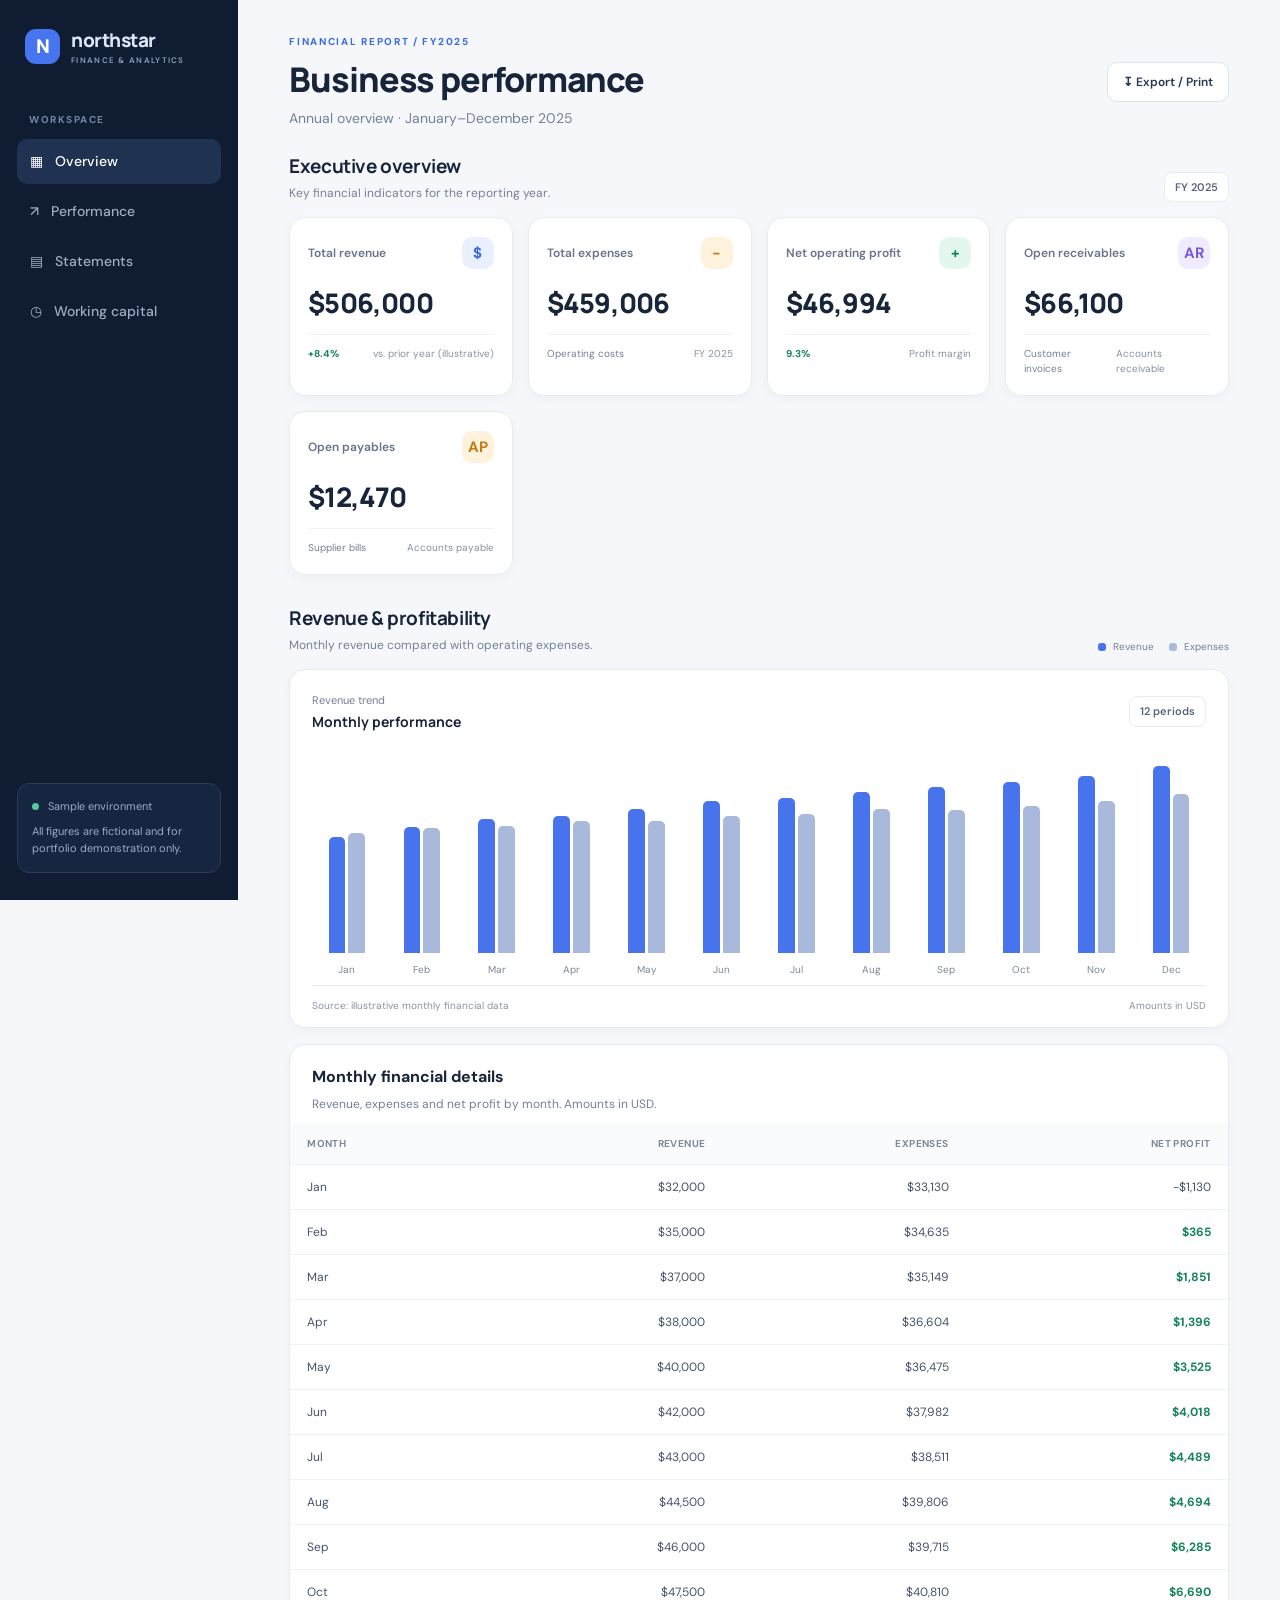
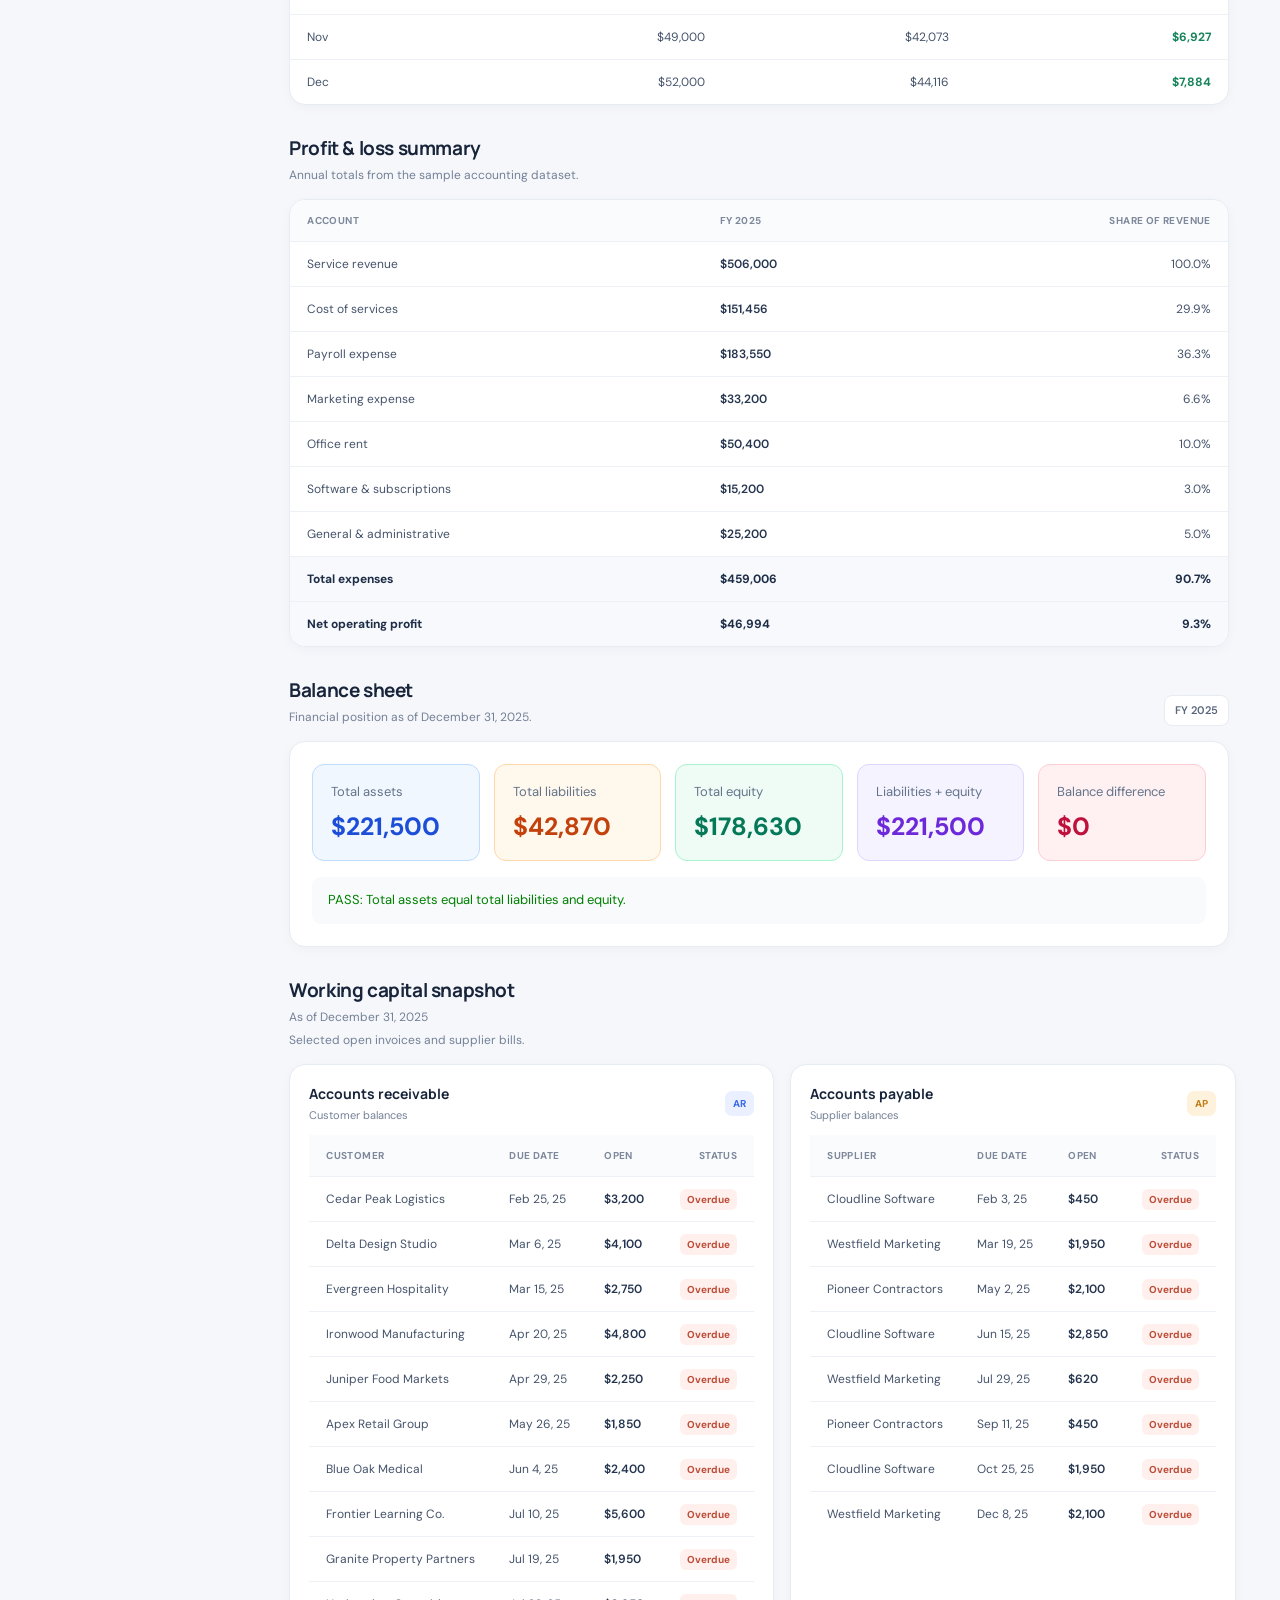
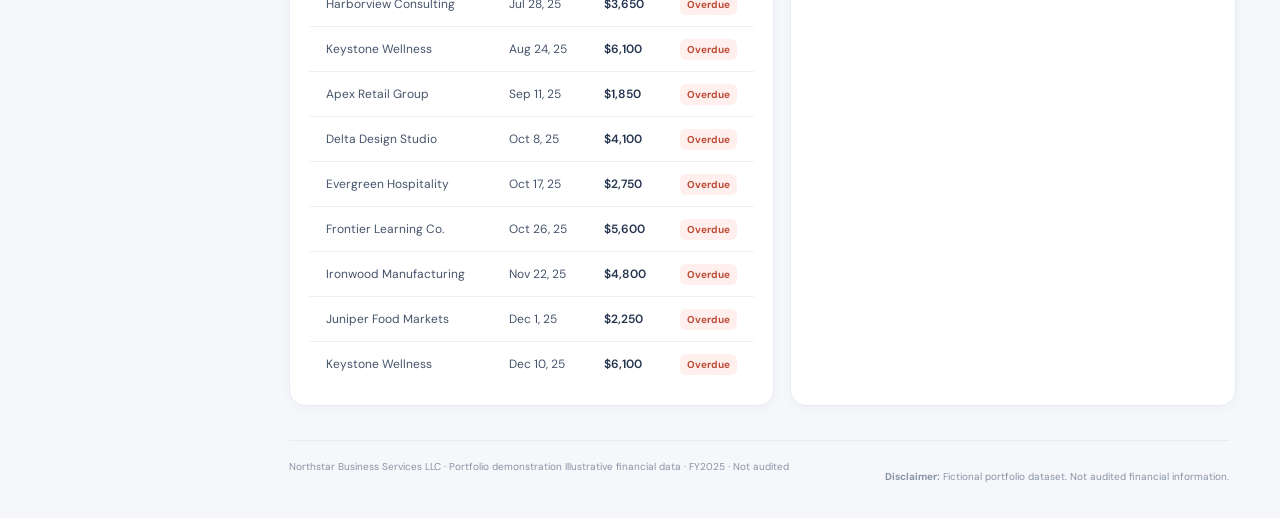
<file: Northstar_Portfolio/source/index.html>
<!doctype html>
<html lang="en"><head><meta charset="utf-8"><meta name="viewport" content="width=device-width,initial-scale=1"><meta name="description" content="Fictional annual financial performance report portfolio project."><title>Northstar | Financial Performance Report</title><link rel="stylesheet" href="styles.css"><link rel="stylesheet" href="print.css" media="print"></head>
<body><div class="app-shell"><aside class="sidebar"><div class="brand"><span class="brand-mark">N</span><span>northstar<small>FINANCE & ANALYTICS</small></span></div><div class="nav-label">WORKSPACE</div><a class="nav-item active" href="#overview">▦ <span>Overview</span></a><a class="nav-item" href="#performance">↗ <span>Performance</span></a><a class="nav-item" href="#statements">▤ <span>Statements</span></a><a class="nav-item" href="#working-capital">◷ <span>Working capital</span></a><div class="sidebar-note"><span class="status-dot"></span> Sample environment<p>All figures are fictional and for portfolio demonstration only.</p></div></aside>
<main class="main-content"><header class="topbar"><div><p class="eyebrow">FINANCIAL REPORT / FY2025</p><h1>Business performance</h1><p class="subhead">Annual overview · January–December 2025</p></div><button class="print-button" onclick="window.print()">↧ <span>Export / Print</span></button></header>
<section id="overview" class="section"><div class="section-heading"><div><h2>Executive overview</h2><p>Key financial indicators for the reporting year.</p></div><span class="period-chip">FY 2025</span></div><div class="kpi-grid">
  <article class="kpi-card">
    <div class="kpi-top"><span>Total revenue</span><span class="kpi-icon blue">$</span></div>
    <strong id="revenueKpi">$0</strong>
    <div class="kpi-foot"><span class="positive">+8.4%</span><span>vs. prior year (illustrative)</span></div>
  </article>

  <article class="kpi-card">
    <div class="kpi-top"><span>Total expenses</span><span class="kpi-icon amber">-</span></div>
    <strong id="expensesKpi">$0</strong>
    <div class="kpi-foot"><span class="muted">Operating costs</span><span>FY 2025</span></div>
  </article>

  <article class="kpi-card">
    <div class="kpi-top"><span>Net operating profit</span><span class="kpi-icon green">+</span></div>
    <strong id="profitKpi">$0</strong>
    <div class="kpi-foot"><span class="positive" id="marginKpi">0%</span><span>Profit margin</span></div>
  </article>

  <article class="kpi-card">
    <div class="kpi-top"><span>Open receivables</span><span class="kpi-icon violet">AR</span></div>
    <strong id="arKpi">$0</strong>
    <div class="kpi-foot"><span class="muted">Customer invoices</span><span>Accounts receivable</span></div>
  </article>

  <article class="kpi-card">
    <div class="kpi-top"><span>Open payables</span><span class="kpi-icon amber">AP</span></div>
    <strong id="apKpi">$0</strong>
    <div class="kpi-foot"><span class="muted">Supplier bills</span><span>Accounts payable</span></div>
  </article>
</div>
</section>
<section id="performance" class="section"><div class="section-heading"><div><h2>Revenue & profitability</h2><p>Monthly revenue compared with operating expenses.</p></div><span class="legend"><i class="legend-revenue"></i> Revenue <i class="legend-expenses"></i> Expenses</span></div><article class="panel chart-panel"><div class="chart-summary"><div><span class="muted">Revenue trend</span><strong>Monthly performance</strong></div><span class="chart-badge">12 periods</span></div><div id="revenueChart" class="bar-chart" aria-label="Monthly revenue and expenses chart"></div><div class="chart-foot"><span>Source: illustrative monthly financial data</span><span>Amounts in USD</span></div></article>
  <article class="panel table-panel monthly-detail-panel">
    <div class="table-heading">
      <h3>Monthly financial details</h3>
      <p>Revenue, expenses and net profit by month. Amounts in USD.</p>
    </div>
    <div class="table-wrap">
      <table>
        <thead>
          <tr>
            <th>Month</th>
            <th>Revenue</th>
            <th>Expenses</th>
            <th>Net profit</th>
          </tr>
        </thead>
        <tbody id="monthlyDetailsTable"></tbody>
      </table>
    </div>
  </article>
</section>
<section id="statements" class="section"><div class="section-heading"><div><h2>Profit & loss summary</h2><p>Annual totals from the sample accounting dataset.</p></div></div><article class="panel table-panel"><div class="table-wrap"><table><thead><tr><th>Account</th><th>FY 2025</th><th>Share of revenue</th></tr></thead><tbody id="pnlTable"></tbody></table></div></article></section>

<!-- BALANCE SHEET -->
<section id="balance-sheet" class="section">
    <div class="section-heading">
        <div>
            <h2>Balance sheet</h2>
            <p>Financial position as of December 31, 2025.</p>
        </div>
        <span class="period-chip">FY 2025</span>
    </div>

    <article class="panel balance-sheet-panel">
        <div class="balance-sheet-grid">
            <div class="balance-metric assets">
                <span>Total assets</span>
                <strong id="totalAssets">$0</strong>
            </div>

            <div class="balance-metric liabilities">
                <span>Total liabilities</span>
                <strong id="totalLiabilities">$0</strong>
            </div>

            <div class="balance-metric equity">
                <span>Total equity</span>
                <strong id="totalEquity">$0</strong>
            </div>

            <div class="balance-metric combined">
                <span>Liabilities + equity</span>
                <strong id="totalLiabilitiesEquity">$0</strong>
            </div>

            <div class="balance-metric difference">
                <span>Balance difference</span>
                <strong id="balanceDifference">$0</strong>
            </div>
        </div>

        <div id="balanceSheetStatus"
             class="balance-sheet-status"
             role="status"
             aria-live="polite">
            Checking balance sheet...
        </div>
    </article>
</section>
<section id="working-capital" class="section"><div class="section-heading"><div><h2>Working capital snapshot</h2><p class="snapshot-date">As of December 31, 2025</p><p>Selected open invoices and supplier bills.</p></div></div><div class="two-column"><article class="panel"><div class="panel-title"><div><h3>Accounts receivable</h3><p>Customer balances</p></div><span class="pill blue-pill">AR</span></div><div class="table-wrap"><table><thead><tr><th>Customer</th><th>Due date</th><th>Open</th><th>Status</th></tr></thead><tbody id="arTable"></tbody></table></div></article><article class="panel"><div class="panel-title"><div><h3>Accounts payable</h3><p>Supplier balances</p></div><span class="pill amber-pill">AP</span></div><div class="table-wrap"><table><thead><tr><th>Supplier</th><th>Due date</th><th>Open</th><th>Status</th></tr></thead><tbody id="apTable"></tbody></table></div></article></div></section>

<footer>
    <div class="footer-meta">
        <span>Northstar Business Services LLC · Portfolio demonstration</span>
        <span>Illustrative financial data · FY2025 · Not audited</span>
    </div>
    <p class="report-disclaimer">
        <strong>Disclaimer:</strong>
        Fictional portfolio dataset. Not audited financial information.
    </p>
</footer>
</main>
</div>
<script src="app.js"></script>
</body>
</html>
</file>
<file: Northstar_Portfolio/source/styles.css>
@import url('https://fonts.googleapis.com/css2?family=DM+Sans:wght@400;500;600;700&family=Manrope:wght@400;500;600;700;800&display=swap');
:root{--ink:#18243a;--muted:#748096;--line:#e7ebf2;--canvas:#f5f7fb;--white:#fff;--blue:#3769e8;--green:#16845b;--amber:#c17b12;--violet:#7658d8;--radius:16px}*{box-sizing:border-box}html{scroll-behavior:smooth}body{margin:0;background:var(--canvas);color:var(--ink);font-family:"DM Sans",Arial,sans-serif;font-size:14px;line-height:1.5}.sidebar{position:fixed;inset:0 auto 0 0;width:238px;background:#101c32;color:#dce5f5;padding:27px 17px;display:flex;flex-direction:column;z-index:2}.brand{display:flex;gap:11px;align-items:center;font:800 19px Manrope,sans-serif;letter-spacing:-.5px;margin:0 8px 47px}.brand-mark{width:35px;height:35px;display:grid;place-items:center;border-radius:11px;background:#4775ef;color:white}.brand small{display:block;color:#8fa1c0;font:600 8px "DM Sans",sans-serif;letter-spacing:1.3px;margin-top:2px}.nav-label{font-size:10px;font-weight:700;letter-spacing:1.5px;color:#7586a6;padding:0 12px 12px}.nav-item{color:#9eacc6;text-decoration:none;padding:12px 13px;border-radius:10px;display:flex;gap:12px;align-items:center;margin-bottom:5px;font-weight:500}.nav-item.active,.nav-item:hover{background:#203252;color:white}.sidebar-note{margin-top:auto;border:1px solid #2a3a58;background:#172640;border-radius:12px;padding:14px;font-size:11px;color:#9baaca}.sidebar-note p{line-height:1.6;margin:8px 0 0}.status-dot{display:inline-block;width:7px;height:7px;background:#55c89b;border-radius:50%;margin-right:6px}.main-content{margin-left:238px;max-width:1600px;padding:34px clamp(22px,4vw,58px) 24px}.topbar,.section-heading{display:flex;justify-content:space-between;align-items:center;gap:18px}.topbar{margin-bottom:24px}.eyebrow{color:var(--blue);font-size:10px;letter-spacing:1.7px;font-weight:700;margin:0 0 7px}.topbar h1{font:800 clamp(25px,3vw,34px) Manrope,sans-serif;letter-spacing:-1.1px;margin:0}.subhead{color:var(--muted);margin:6px 0 0}.print-button{border:1px solid #dce3ef;background:white;color:#263750;padding:11px 15px;border-radius:10px;font:600 12px "DM Sans",sans-serif;cursor:pointer}.notice{border:1px solid #f0d9a9;background:#fff8e8;color:#72521d;border-radius:10px;padding:11px 14px;font-size:12px;margin-bottom:28px}.notice strong{font-size:10px;letter-spacing:.8px;margin-right:9px}.section{margin:0 0 30px;scroll-margin-top:20px}.section-heading{align-items:end;margin-bottom:15px}.section-heading h2{font:700 19px Manrope,sans-serif;letter-spacing:-.4px;margin:0}.section-heading p{color:var(--muted);font-size:12px;margin:5px 0 0}.period-chip,.chart-badge{border:1px solid var(--line);background:white;border-radius:8px;padding:6px 10px;color:#59667c;font-size:11px;font-weight:600;white-space:nowrap}.kpi-grid{display:grid;grid-template-columns:repeat(4,minmax(0,1fr));gap:15px}.kpi-card,.panel{background:white;border:1px solid var(--line);border-radius:var(--radius);box-shadow:0 3px 12px #172a4c08}.kpi-card{padding:19px 18px;min-width:0}.kpi-top{display:flex;align-items:center;justify-content:space-between;gap:8px;color:#66738a;font-size:12px;font-weight:600}.kpi-icon{display:grid;place-items:center;width:32px;height:32px;border-radius:10px;font-weight:700;font-size:15px}.blue{background:#eaf0ff;color:var(--blue)}.amber{background:#fff2dc;color:var(--amber)}.green{background:#e3f7ee;color:var(--green)}.violet{background:#f0ebff;color:var(--violet)}.kpi-card>strong{display:block;font:800 clamp(20px,2.2vw,27px) Manrope,sans-serif;letter-spacing:-.8px;margin:15px 0 13px;white-space:nowrap}.kpi-foot{border-top:1px solid #f0f2f6;padding-top:11px;display:flex;justify-content:space-between;gap:8px;color:#8791a3;font-size:10px}.positive{color:var(--green);font-weight:700}.muted{color:var(--muted)}.panel{padding:19px}.chart-panel{padding:22px 22px 14px}.chart-summary,.panel-title{display:flex;align-items:center;justify-content:space-between;gap:12px}.chart-summary span{display:block;font-size:11px}.chart-summary strong{display:block;font:700 14px Manrope,sans-serif;margin-top:3px}.bar-chart{height:245px;display:grid;grid-template-columns:repeat(12,minmax(0,1fr));gap:clamp(5px,1.5vw,16px);align-items:end;padding:25px 5px 0;border-bottom:1px solid var(--line);margin-top:10px}.bar-group{height:100%;display:flex;flex-direction:column;justify-content:end;align-items:center;gap:9px;min-width:0}.bars{width:100%;max-width:37px;height:calc(100% - 22px);display:flex;align-items:end;justify-content:center;gap:3px}.bar{width:45%;min-width:5px;border-radius:5px 5px 0 0;min-height:3px}.bar.rev{background:#4774ed}.bar.exp{background:#a9b9dc}.month-label{font-size:10px;color:#7a879c;padding-bottom:8px}.legend{display:flex;align-items:center;gap:7px;color:#748096;font-size:10px;white-space:nowrap}.legend i{display:inline-block;width:8px;height:8px;border-radius:3px}.legend-revenue{background:#4774ed}.legend-expenses{background:#a9b9dc;margin-left:8px}.chart-foot{display:flex;justify-content:space-between;gap:12px;padding-top:12px;color:#8993a4;font-size:10px}.table-panel{padding:0;overflow:hidden}.table-wrap{overflow-x:auto;width:100%}table{width:100%;border-collapse:collapse;white-space:nowrap;font-size:12px}th{text-align:left;color:#7d889b;font-size:10px;letter-spacing:.4px;text-transform:uppercase;background:#fafbfd;font-weight:700}th,td{padding:13px 17px;border-bottom:1px solid #edf0f5}td{color:#45536a}tbody tr:last-child td{border-bottom:0}td:last-child,th:last-child{text-align:right}.amount{font-variant-numeric:tabular-nums;font-weight:600;color:#24344e}.total-row td{background:#f7f9fd;font-weight:700;color:#1e2d46}.two-column{display:grid;grid-template-columns:1fr 1fr;gap:16px}.panel-title{margin-bottom:12px}.panel-title h3{font:700 14px Manrope,sans-serif;margin:0}.panel-title p{font-size:11px;color:var(--muted);margin:4px 0 0}.pill{border-radius:7px;padding:5px 8px;font-size:10px;font-weight:700}.blue-pill{background:#eaf0ff;color:var(--blue)}.amber-pill{background:#fff2dc;color:var(--amber)}.status{font-size:10px;font-weight:700;padding:4px 7px;border-radius:6px}.status.overdue{background:#fff0ed;color:#bd4b36}.status.open{background:#fff6df;color:#a56b0c}.status.paid{background:#e6f7ef;color:#16845b}footer{display:flex;justify-content:space-between;gap:12px;border-top:1px solid var(--line);padding-top:18px;color:#8993a4;font-size:10px;margin-top:34px}
@media(max-width:1100px){.sidebar{width:205px}.main-content{margin-left:205px;padding:28px 24px}.kpi-grid{grid-template-columns:repeat(2,minmax(0,1fr))}.two-column{grid-template-columns:1fr}}
@media(max-width:680px){.sidebar{position:static;width:auto;height:auto;padding:13px 16px;display:block}.brand{margin:0;font-size:17px}.brand-mark{width:31px;height:31px}.nav-label,.sidebar-note,.sidebar .nav-item{display:none}.main-content{margin:0;padding:23px 14px}.topbar{align-items:flex-start}.topbar h1{font-size:25px}.print-button {
    padding: 10px 12px;
    font-size: 12px;
    white-space: nowrap;
    flex-shrink: 0;
}.subhead{font-size:12px}.notice{font-size:11px}.section-heading{align-items:flex-start;flex-direction:column;gap:10px}.kpi-grid{gap:10px}.kpi-card{padding:14px 12px}.kpi-top{font-size:11px;align-items:flex-start}.kpi-icon{width:27px;height:27px}.kpi-card>strong{font-size:20px;margin:12px 0}.kpi-foot{font-size:9px;flex-wrap:wrap}.chart-panel,.panel{padding:14px}.bar-chart{gap:4px;height:205px}.month-label{font-size:9px}.chart-foot{font-size:9px}.two-column{gap:12px}th,td{padding:11px 12px}footer{flex-direction:column;gap:5px}}
@media(max-width:380px){.kpi-grid{grid-template-columns:1fr}.kpi-card>strong{font-size:24px}.bar-chart{gap:2px}.month-label{font-size:8px}}

/* Balance sheet summary */
.balance-sheet-panel {
    padding: 22px;
}

.balance-sheet-grid {
    display: grid;
    grid-template-columns: repeat(5, minmax(0, 1fr));
    gap: 14px;
}

.balance-metric {
    display: flex;
    flex-direction: column;
    justify-content: center;
    gap: 10px;
    min-width: 0;
    padding: 18px;
    border: 1px solid #e3eaf3;
    border-radius: 12px;
    background: #ffffff;
}

.balance-metric span {
    color: #64748b;
    font-size: 13px;
    line-height: 1.4;
}

.balance-metric strong {
    font-size: clamp(18px, 2vw, 25px);
    line-height: 1.25;
    overflow-wrap: anywhere;
    font-variant-numeric: tabular-nums;
}

.balance-metric.assets {
    background: #f0f7ff;
    border-color: #bfdbfe;
}

.balance-metric.assets strong {
    color: #1d4ed8;
}

.balance-metric.liabilities {
    background: #fff8ed;
    border-color: #fed7aa;
}

.balance-metric.liabilities strong {
    color: #c2410c;
}

.balance-metric.equity {
    background: #effcf6;
    border-color: #a7f3d0;
}

.balance-metric.equity strong {
    color: #047857;
}

.balance-metric.combined {
    background: #f5f3ff;
    border-color: #ddd6fe;
}

.balance-metric.combined strong {
    color: #6d28d9;
}

.balance-metric.difference {
    background: #fff1f2;
    border-color: #fecdd3;
}

.balance-metric.difference strong {
    color: #be123c;
}

.balance-sheet-status {
    margin-top: 16px;
    padding: 13px 16px;
    border-radius: 9px;
    background: #f8fafc;
    color: #475569;
    font-size: 13px;
    line-height: 1.6;
}

.balance-sheet-status.warning {
    background: #fff1f2;
    color: #be123c;
    border: 1px solid #fecdd3;
}

.balance-sheet-status.pass {
    background: #ecfdf5;
    color: #047857;
    border: 1px solid #a7f3d0;
}

@media (max-width: 1000px) {
    .balance-sheet-grid {
        grid-template-columns: repeat(3, minmax(0, 1fr));
    }
}

@media (max-width: 600px) {
    .balance-sheet-grid {
        grid-template-columns: repeat(2, minmax(0, 1fr));
    }

    .balance-sheet-panel {
        padding: 14px;
    }

    .balance-metric {
        padding: 13px;
    }
}

@media print {
    .balance-sheet-panel {
        break-inside: avoid;
        box-shadow: none;
    }

    .balance-sheet-grid {
        grid-template-columns: repeat(3, minmax(0, 1fr));
    }
}


/* Monthly financial detail table */
.monthly-detail-panel {
    margin-top: 16px;
}

.monthly-detail-panel .table-heading {
    padding: 20px 22px 10px;
}

.monthly-detail-panel .table-heading h3 {
    margin: 0 0 6px;
    font-size: 16px;
}

.monthly-detail-panel .table-heading p {
    margin: 0;
    color: var(--muted, #64748b);
    font-size: 12px;
}

.monthly-detail-panel td:not(:first-child),
.monthly-detail-panel th:not(:first-child) {
    text-align: right;
    font-variant-numeric: tabular-nums;
}
</file>
<file: Northstar_Portfolio/source/print.css>
﻿
/* =========================================
   NORTHSTAR — PDF / PRINT STYLES
   Page size: A4 landscape
   ========================================= */

/* Page setup */
@page {
    size: A4 landscape;
    margin: 14mm;
}

/* Preserve colors when printing */
* {
    -webkit-print-color-adjust: exact !important;
    print-color-adjust: exact !important;
    box-sizing: border-box;
}

/* Base document */
html,
body {
    background: #ffffff;
    font-size: 10pt;
}

body {
    margin: 0;
}

/* Hide screen-only navigation and controls */
.sidebar,
.print-button {
    display: none !important;
}

/* Main report layout */
.main-content {
    margin: 0;
    padding: 0;
    max-width: none;
    width: 100%;
}

.topbar {
    margin-bottom: 12pt;
}

.topbar h1 {
    font-size: 23pt;
}

.notice {
    margin-bottom: 15pt;
}

/* Report sections */
.section {
    margin-bottom: 17pt;
    break-inside: auto;
    page-break-inside: auto;
}

/* Keep headings with their following content */
.section-heading {
    break-after: avoid;
    page-break-after: avoid;
}

.section-heading + .panel {
    break-before: avoid;
    page-break-before: avoid;
}

/* KPI cards */
.kpi-grid {
    grid-template-columns: repeat(4, minmax(0, 1fr));
    gap: 8pt;
}

.kpi-card {
    padding: 12pt;
    box-shadow: none;
    break-inside: avoid;
    page-break-inside: avoid;
}

.kpi-card > strong {
    font-size: 18pt;
}

/* Panels and charts */
.panel {
    box-shadow: none;
    break-inside: avoid;
    page-break-inside: avoid;
}

.bar-chart {
    height: 165pt;
}

/* Tables */
table {
    width: 100%;
    font-size: 8pt;
    border-collapse: collapse;
}

th,
td {
    padding: 7pt 9pt;
}

thead {
    display: table-header-group;
}

tfoot {
    display: table-row-group;
}

tr {
    break-inside: avoid;
    page-break-inside: avoid;
}

.table-wrap {
    overflow: visible;
}

/* Monthly financial details */
.monthly-detail-panel {
    break-inside: auto;
    page-break-inside: auto;
}

/* Balance sheet */
.balance-sheet-panel {
    break-inside: avoid;
    page-break-inside: avoid;
}

/* Working capital: receivables and payables */
.two-column {
    grid-template-columns: minmax(0, 1fr) minmax(0, 1fr);
    gap: 10pt;
}

#working-capital .two-column {
    align-items: start;
    gap: 6pt;
}

#working-capital .panel {
    min-width: 0;
    box-shadow: none;
    break-inside: auto;
    page-break-inside: auto;
}

#working-capital table {
    width: 100%;
    font-size: 7.5pt;
}

#working-capital th,
#working-capital td {
    padding: 4pt 5pt;
}

#working-capital tr {
    break-inside: avoid;
    page-break-inside: avoid;
}

#working-capital thead {
    display: table-header-group;
}

/* Footer */
footer {
    display: block;
    margin-top: 12pt;
    padding-top: 8pt;
    border-top: 1px solid #d9e0e8;
    font-size: 8pt;
    break-inside: avoid;
    page-break-inside: avoid;
}

/* Footer metadata */
.footer-meta {
    display: flex;
    justify-content: space-between;
    align-items: flex-start;
    gap: 12pt;
    color: #667085;
    font-size: 8pt;
}

/* Required portfolio disclaimer */
.report-disclaimer {
    display: block !important;
    visibility: visible !important;
    margin: 8pt 0 0;
    padding-top: 6pt;
    border-top: 1px solid #d9e0e8;
    color: #344054 !important;
    font-size: 8pt;
    line-height: 1.4;
    break-inside: avoid;
    page-break-inside: avoid;
}

.report-disclaimer strong {
    font-weight: 700;
}

/* Links should look like normal report text */
a {
    color: inherit;
    text-decoration: none;
}
</file>
